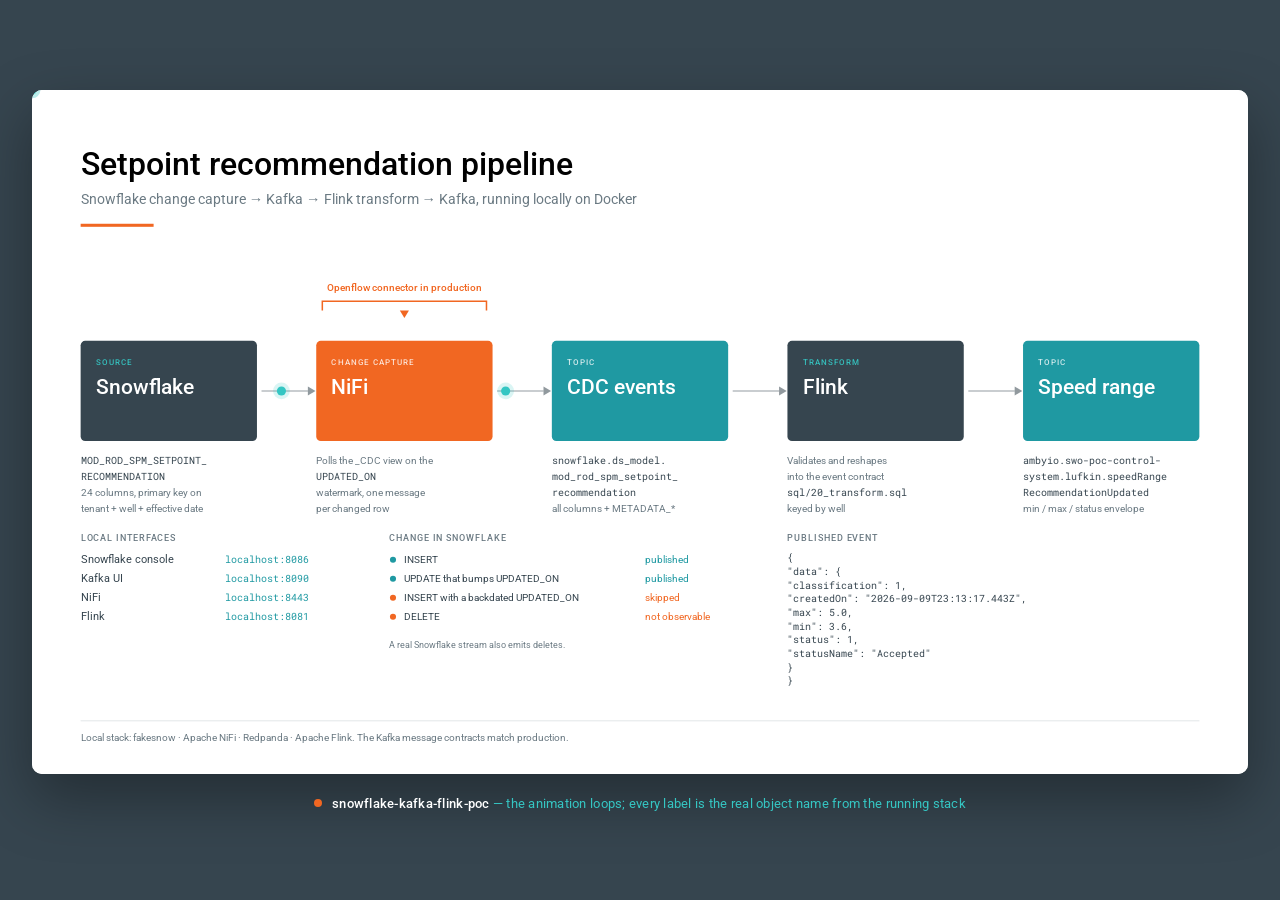
<file: docs/pipeline.html>
<!doctype html>
<html lang="en">
  <head>
    <meta charset="utf-8" />
    <meta name="viewport" content="width=device-width, initial-scale=1" />
    <title>Setpoint recommendation pipeline</title>
    <link rel="preconnect" href="https://fonts.googleapis.com" />
    <link rel="preconnect" href="https://fonts.gstatic.com" crossorigin />
    <link
      href="https://fonts.googleapis.com/css2?family=Roboto:wght@400;500;700&family=Roboto+Mono:wght@400;500&display=swap"
      rel="stylesheet"
    />
    <style>
      :root {
        --charcoal: #36454f;
        --orange: #f16722;
        --teal-light: #35c6c3;
      }
      * { box-sizing: border-box; }
      html, body { height: 100%; margin: 0; }
      body {
        display: flex;
        flex-direction: column;
        align-items: center;
        justify-content: center;
        gap: 22px;
        padding: 32px;
        background: var(--charcoal);
        font-family: "Roboto", -apple-system, BlinkMacSystemFont, "Segoe UI", sans-serif;
      }
      .stage {
        width: 100%;
        max-width: 1600px;
        border-radius: 10px;
        overflow: hidden;
        background: #ffffff;
        box-shadow: 0 24px 60px rgba(0, 0, 0, 0.34);
      }
      .stage svg { display: block; width: 100%; height: auto; }
      footer {
        display: flex;
        align-items: center;
        gap: 10px;
        color: var(--teal-light);
        font-size: 13px;
        letter-spacing: 0.02em;
      }
      footer b { color: #ffffff; font-weight: 500; }
      .dot {
        width: 8px;
        height: 8px;
        border-radius: 50%;
        background: var(--orange);
      }
      @media print {
        body { background: #ffffff; padding: 0; }
        .stage { box-shadow: none; }
        footer { display: none; }
      }
    </style>
  </head>
  <body>
    <div class="stage">
      <svg xmlns="http://www.w3.org/2000/svg" width="1600" height="900" viewBox="0 0 1600 900" role="img" aria-label="Snowflake to Kafka to Flink pipeline">
        <rect width="1600" height="900" fill="#ffffff"/>
        <text x="64" y="112" font-family="Roboto, Helvetica, Arial, sans-serif" font-size="42" font-weight="500" fill="#000000">Setpoint recommendation pipeline</text>
        <text x="64" y="150" font-family="Roboto, Helvetica, Arial, sans-serif" font-size="19" fill="#6b7a83">Snowflake change capture &#8594; Kafka &#8594; Flink transform &#8594; Kafka, running locally on Docker</text>
        <rect x="64" y="176" width="96" height="4" fill="#f16722"/>
        <path d="M 382.0 290 L 382.0 278 L 598.0 278 L 598.0 290" fill="none" stroke="#f16722" stroke-width="2"/>
        <path d="M 484.0 290 L 490.0 300 L 496.0 290 Z" fill="#f16722"/>
        <text x="490.0" y="264" text-anchor="middle" font-family="Roboto, Helvetica, Arial, sans-serif" font-size="13.5" font-weight="500" fill="#f16722">Openflow connector in production</text>
        <line x1="302.0" y1="396.0" x2="363.0" y2="396.0" stroke="#36454f" stroke-width="2" opacity="0.35"/>
        <path d="M 363.0 390.0 L 373.0 396.0 L 363.0 402.0 Z" fill="#36454f" opacity="0.55"/>
        <line x1="612.0" y1="396.0" x2="673.0" y2="396.0" stroke="#36454f" stroke-width="2" opacity="0.35"/>
        <path d="M 673.0 390.0 L 683.0 396.0 L 673.0 402.0 Z" fill="#36454f" opacity="0.55"/>
        <line x1="922.0" y1="396.0" x2="983.0" y2="396.0" stroke="#36454f" stroke-width="2" opacity="0.35"/>
        <path d="M 983.0 390.0 L 993.0 396.0 L 983.0 402.0 Z" fill="#36454f" opacity="0.55"/>
        <line x1="1232.0" y1="396.0" x2="1293.0" y2="396.0" stroke="#36454f" stroke-width="2" opacity="0.35"/>
        <path d="M 1293.0 390.0 L 1303.0 396.0 L 1293.0 402.0 Z" fill="#36454f" opacity="0.55"/>
        <rect x="64.0" y="330" width="232" height="132" rx="6" fill="#36454f"/>
        <text x="84.0" y="362" font-family="Roboto, Helvetica, Arial, sans-serif" font-size="11" font-weight="500" letter-spacing="1.4" fill="#35c6c3" opacity="0.95">SOURCE</text>
        <text x="84.0" y="400" font-family="Roboto, Helvetica, Arial, sans-serif" font-size="27.0" font-weight="500" fill="#ffffff">Snowflake</text>
        <text x="64.0" y="492" font-family="'Roboto Mono', ui-monospace, SFMono-Regular, Menlo, monospace" font-size="12.5" fill="#36454f">MOD_ROD_SPM_SETPOINT_</text>
        <text x="64.0" y="513" font-family="'Roboto Mono', ui-monospace, SFMono-Regular, Menlo, monospace" font-size="12.5" fill="#36454f">RECOMMENDATION</text>
        <text x="64.0" y="534" font-family="Roboto, Helvetica, Arial, sans-serif" font-size="13.5" fill="#6b7a83">24 columns, primary key on</text>
        <text x="64.0" y="555" font-family="Roboto, Helvetica, Arial, sans-serif" font-size="13.5" fill="#6b7a83">tenant + well + effective date</text>
        <rect x="374.0" y="330" width="232" height="132" rx="6" fill="#f16722"/>
        <text x="394.0" y="362" font-family="Roboto, Helvetica, Arial, sans-serif" font-size="11" font-weight="500" letter-spacing="1.4" fill="#ffffff" opacity="0.8">CHANGE CAPTURE</text>
        <text x="394.0" y="400" font-family="Roboto, Helvetica, Arial, sans-serif" font-size="27.0" font-weight="500" fill="#ffffff">NiFi</text>
        <text x="374.0" y="492" font-family="Roboto, Helvetica, Arial, sans-serif" font-size="13.5" fill="#6b7a83">Polls the _CDC view on the</text>
        <text x="374.0" y="513" font-family="'Roboto Mono', ui-monospace, SFMono-Regular, Menlo, monospace" font-size="12.5" fill="#36454f">UPDATED_ON</text>
        <text x="374.0" y="534" font-family="Roboto, Helvetica, Arial, sans-serif" font-size="13.5" fill="#6b7a83">watermark, one message</text>
        <text x="374.0" y="555" font-family="Roboto, Helvetica, Arial, sans-serif" font-size="13.5" fill="#6b7a83">per changed row</text>
        <rect x="684.0" y="330" width="232" height="132" rx="6" fill="#1f99a2"/>
        <text x="704.0" y="362" font-family="Roboto, Helvetica, Arial, sans-serif" font-size="11" font-weight="500" letter-spacing="1.4" fill="#ffffff" opacity="0.8">TOPIC</text>
        <text x="704.0" y="400" font-family="Roboto, Helvetica, Arial, sans-serif" font-size="27.0" font-weight="500" fill="#ffffff">CDC events</text>
        <text x="684.0" y="492" font-family="'Roboto Mono', ui-monospace, SFMono-Regular, Menlo, monospace" font-size="12.5" fill="#36454f">snowflake.ds_model.</text>
        <text x="684.0" y="513" font-family="'Roboto Mono', ui-monospace, SFMono-Regular, Menlo, monospace" font-size="12.5" fill="#36454f">mod_rod_spm_setpoint_</text>
        <text x="684.0" y="534" font-family="'Roboto Mono', ui-monospace, SFMono-Regular, Menlo, monospace" font-size="12.5" fill="#36454f">recommendation</text>
        <text x="684.0" y="555" font-family="Roboto, Helvetica, Arial, sans-serif" font-size="13.5" fill="#6b7a83">all columns + METADATA_*</text>
        <rect x="994.0" y="330" width="232" height="132" rx="6" fill="#36454f"/>
        <text x="1014.0" y="362" font-family="Roboto, Helvetica, Arial, sans-serif" font-size="11" font-weight="500" letter-spacing="1.4" fill="#35c6c3" opacity="0.95">TRANSFORM</text>
        <text x="1014.0" y="400" font-family="Roboto, Helvetica, Arial, sans-serif" font-size="27.0" font-weight="500" fill="#ffffff">Flink</text>
        <text x="994.0" y="492" font-family="Roboto, Helvetica, Arial, sans-serif" font-size="13.5" fill="#6b7a83">Validates and reshapes</text>
        <text x="994.0" y="513" font-family="Roboto, Helvetica, Arial, sans-serif" font-size="13.5" fill="#6b7a83">into the event contract</text>
        <text x="994.0" y="534" font-family="'Roboto Mono', ui-monospace, SFMono-Regular, Menlo, monospace" font-size="12.5" fill="#36454f">sql/20_transform.sql</text>
        <text x="994.0" y="555" font-family="Roboto, Helvetica, Arial, sans-serif" font-size="13.5" fill="#6b7a83">keyed by well</text>
        <rect x="1304.0" y="330" width="232" height="132" rx="6" fill="#1f99a2"/>
        <text x="1324.0" y="362" font-family="Roboto, Helvetica, Arial, sans-serif" font-size="11" font-weight="500" letter-spacing="1.4" fill="#ffffff" opacity="0.8">TOPIC</text>
        <text x="1324.0" y="400" font-family="Roboto, Helvetica, Arial, sans-serif" font-size="27.0" font-weight="500" fill="#ffffff">Speed range</text>
        <text x="1304.0" y="492" font-family="'Roboto Mono', ui-monospace, SFMono-Regular, Menlo, monospace" font-size="12.5" fill="#36454f">ambyio.swo-poc-control-</text>
        <text x="1304.0" y="513" font-family="'Roboto Mono', ui-monospace, SFMono-Regular, Menlo, monospace" font-size="12.5" fill="#36454f">system.lufkin.speedRange</text>
        <text x="1304.0" y="534" font-family="'Roboto Mono', ui-monospace, SFMono-Regular, Menlo, monospace" font-size="12.5" fill="#36454f">RecommendationUpdated</text>
        <text x="1304.0" y="555" font-family="Roboto, Helvetica, Arial, sans-serif" font-size="13.5" fill="#6b7a83">min / max / status envelope</text>
        <text x="64" y="594" font-family="Roboto, Helvetica, Arial, sans-serif" font-size="12" font-weight="500" letter-spacing="1.2" fill="#6b7a83">LOCAL INTERFACES</text>
        <text x="64" y="622" font-family="Roboto, Helvetica, Arial, sans-serif" font-size="14" fill="#36454f">Snowflake console</text>
        <text x="254" y="622" font-family="'Roboto Mono', ui-monospace, SFMono-Regular, Menlo, monospace" font-size="13" fill="#1f99a2">localhost:8086</text>
        <text x="64" y="647" font-family="Roboto, Helvetica, Arial, sans-serif" font-size="14" fill="#36454f">Kafka UI</text>
        <text x="254" y="647" font-family="'Roboto Mono', ui-monospace, SFMono-Regular, Menlo, monospace" font-size="13" fill="#1f99a2">localhost:8090</text>
        <text x="64" y="672" font-family="Roboto, Helvetica, Arial, sans-serif" font-size="14" fill="#36454f">NiFi</text>
        <text x="254" y="672" font-family="'Roboto Mono', ui-monospace, SFMono-Regular, Menlo, monospace" font-size="13" fill="#1f99a2">localhost:8443</text>
        <text x="64" y="697" font-family="Roboto, Helvetica, Arial, sans-serif" font-size="14" fill="#36454f">Flink</text>
        <text x="254" y="697" font-family="'Roboto Mono', ui-monospace, SFMono-Regular, Menlo, monospace" font-size="13" fill="#1f99a2">localhost:8081</text>
        <text x="470" y="594" font-family="Roboto, Helvetica, Arial, sans-serif" font-size="12" font-weight="500" letter-spacing="1.2" fill="#6b7a83">CHANGE IN SNOWFLAKE</text>
        <circle cx="475" cy="618" r="4" fill="#1f99a2"/>
        <text x="490" y="622" font-family="Roboto, Helvetica, Arial, sans-serif" font-size="13.5" fill="#36454f">INSERT</text>
        <text x="806" y="622" font-family="Roboto, Helvetica, Arial, sans-serif" font-size="13.5" fill="#1f99a2">published</text>
        <circle cx="475" cy="643" r="4" fill="#1f99a2"/>
        <text x="490" y="647" font-family="Roboto, Helvetica, Arial, sans-serif" font-size="13.5" fill="#36454f">UPDATE that bumps UPDATED_ON</text>
        <text x="806" y="647" font-family="Roboto, Helvetica, Arial, sans-serif" font-size="13.5" fill="#1f99a2">published</text>
        <circle cx="475" cy="668" r="4" fill="#f16722"/>
        <text x="490" y="672" font-family="Roboto, Helvetica, Arial, sans-serif" font-size="13.5" fill="#36454f">INSERT with a backdated UPDATED_ON</text>
        <text x="806" y="672" font-family="Roboto, Helvetica, Arial, sans-serif" font-size="13.5" fill="#f16722">skipped</text>
        <circle cx="475" cy="693" r="4" fill="#f16722"/>
        <text x="490" y="697" font-family="Roboto, Helvetica, Arial, sans-serif" font-size="13.5" fill="#36454f">DELETE</text>
        <text x="806" y="697" font-family="Roboto, Helvetica, Arial, sans-serif" font-size="13.5" fill="#f16722">not observable</text>
        <text x="470" y="734" font-family="Roboto, Helvetica, Arial, sans-serif" font-size="12" fill="#6b7a83">A real Snowflake stream also emits deletes.</text>
        <text x="994.0" y="594" font-family="Roboto, Helvetica, Arial, sans-serif" font-size="12" font-weight="500" letter-spacing="1.2" fill="#6b7a83">PUBLISHED EVENT</text>
        <text x="994.0" y="620" font-family="'Roboto Mono', ui-monospace, SFMono-Regular, Menlo, monospace" font-size="12.5" fill="#36454f">{</text>
        <text x="994.0" y="638" font-family="'Roboto Mono', ui-monospace, SFMono-Regular, Menlo, monospace" font-size="12.5" fill="#36454f">  "data": {</text>
        <text x="994.0" y="656" font-family="'Roboto Mono', ui-monospace, SFMono-Regular, Menlo, monospace" font-size="12.5" fill="#36454f">    "classification": 1,</text>
        <text x="994.0" y="674" font-family="'Roboto Mono', ui-monospace, SFMono-Regular, Menlo, monospace" font-size="12.5" fill="#36454f">    "createdOn": "2026-09-09T23:13:17.443Z",</text>
        <text x="994.0" y="692" font-family="'Roboto Mono', ui-monospace, SFMono-Regular, Menlo, monospace" font-size="12.5" fill="#36454f">    "max": 5.0,</text>
        <text x="994.0" y="710" font-family="'Roboto Mono', ui-monospace, SFMono-Regular, Menlo, monospace" font-size="12.5" fill="#36454f">    "min": 3.6,</text>
        <text x="994.0" y="728" font-family="'Roboto Mono', ui-monospace, SFMono-Regular, Menlo, monospace" font-size="12.5" fill="#36454f">    "status": 1,</text>
        <text x="994.0" y="746" font-family="'Roboto Mono', ui-monospace, SFMono-Regular, Menlo, monospace" font-size="12.5" fill="#36454f">    "statusName": "Accepted"</text>
        <text x="994.0" y="764" font-family="'Roboto Mono', ui-monospace, SFMono-Regular, Menlo, monospace" font-size="12.5" fill="#36454f">  }</text>
        <text x="994.0" y="782" font-family="'Roboto Mono', ui-monospace, SFMono-Regular, Menlo, monospace" font-size="12.5" fill="#36454f">}</text>
        <line x1="64" y1="830" x2="1536" y2="830" stroke="#d9dee1" stroke-width="1"/>
        <text x="64" y="856" font-family="Roboto, Helvetica, Arial, sans-serif" font-size="13" fill="#6b7a83">Local stack: fakesnow &#183; Apache NiFi &#183; Redpanda &#183; Apache Flink. The Kafka message contracts match production.</text>
        <circle r="6" fill="#35c6c3"><animateMotion dur="3s" begin="0.0s" repeatCount="indefinite" path="M 302.0 396.0 L 362.0 396.0" keyPoints="0;1" keyTimes="0;1" calcMode="linear"/><animate attributeName="opacity" dur="3s" begin="0.0s" repeatCount="indefinite" values="0;1;1;0" keyTimes="0;0.12;0.88;1"/></circle>
        <circle r="11" fill="#35c6c3" opacity="0.18"><animateMotion dur="3s" begin="0.0s" repeatCount="indefinite" path="M 302.0 396.0 L 362.0 396.0"/><animate attributeName="opacity" dur="3s" begin="0.0s" repeatCount="indefinite" values="0;0.18;0.18;0" keyTimes="0;0.12;0.88;1"/></circle>
        <rect x="374.0" y="330" width="232" height="132" rx="6" fill="#ffffff" opacity="0"><animate attributeName="opacity" dur="3s" begin="0.0s" repeatCount="indefinite" values="0;0;0.16;0" keyTimes="0;0.78;0.9;1"/></rect>
        <circle r="6" fill="#35c6c3"><animateMotion dur="3s" begin="0.75s" repeatCount="indefinite" path="M 612.0 396.0 L 672.0 396.0" keyPoints="0;1" keyTimes="0;1" calcMode="linear"/><animate attributeName="opacity" dur="3s" begin="0.75s" repeatCount="indefinite" values="0;1;1;0" keyTimes="0;0.12;0.88;1"/></circle>
        <circle r="11" fill="#35c6c3" opacity="0.18"><animateMotion dur="3s" begin="0.75s" repeatCount="indefinite" path="M 612.0 396.0 L 672.0 396.0"/><animate attributeName="opacity" dur="3s" begin="0.75s" repeatCount="indefinite" values="0;0.18;0.18;0" keyTimes="0;0.12;0.88;1"/></circle>
        <rect x="684.0" y="330" width="232" height="132" rx="6" fill="#ffffff" opacity="0"><animate attributeName="opacity" dur="3s" begin="0.75s" repeatCount="indefinite" values="0;0;0.16;0" keyTimes="0;0.78;0.9;1"/></rect>
        <circle r="6" fill="#35c6c3"><animateMotion dur="3s" begin="1.5s" repeatCount="indefinite" path="M 922.0 396.0 L 982.0 396.0" keyPoints="0;1" keyTimes="0;1" calcMode="linear"/><animate attributeName="opacity" dur="3s" begin="1.5s" repeatCount="indefinite" values="0;1;1;0" keyTimes="0;0.12;0.88;1"/></circle>
        <circle r="11" fill="#35c6c3" opacity="0.18"><animateMotion dur="3s" begin="1.5s" repeatCount="indefinite" path="M 922.0 396.0 L 982.0 396.0"/><animate attributeName="opacity" dur="3s" begin="1.5s" repeatCount="indefinite" values="0;0.18;0.18;0" keyTimes="0;0.12;0.88;1"/></circle>
        <rect x="994.0" y="330" width="232" height="132" rx="6" fill="#ffffff" opacity="0"><animate attributeName="opacity" dur="3s" begin="1.5s" repeatCount="indefinite" values="0;0;0.16;0" keyTimes="0;0.78;0.9;1"/></rect>
        <circle r="6" fill="#35c6c3"><animateMotion dur="3s" begin="2.25s" repeatCount="indefinite" path="M 1232.0 396.0 L 1292.0 396.0" keyPoints="0;1" keyTimes="0;1" calcMode="linear"/><animate attributeName="opacity" dur="3s" begin="2.25s" repeatCount="indefinite" values="0;1;1;0" keyTimes="0;0.12;0.88;1"/></circle>
        <circle r="11" fill="#35c6c3" opacity="0.18"><animateMotion dur="3s" begin="2.25s" repeatCount="indefinite" path="M 1232.0 396.0 L 1292.0 396.0"/><animate attributeName="opacity" dur="3s" begin="2.25s" repeatCount="indefinite" values="0;0.18;0.18;0" keyTimes="0;0.12;0.88;1"/></circle>
        <rect x="1304.0" y="330" width="232" height="132" rx="6" fill="#ffffff" opacity="0"><animate attributeName="opacity" dur="3s" begin="2.25s" repeatCount="indefinite" values="0;0;0.16;0" keyTimes="0;0.78;0.9;1"/></rect>
      </svg>
    </div>
    <footer>
      <span class="dot"></span>
      <span><b>snowflake-kafka-flink-poc</b> &mdash; the animation loops; every
      label is the real object name from the running stack</span>
    </footer>
  </body>
</html>
</file>
